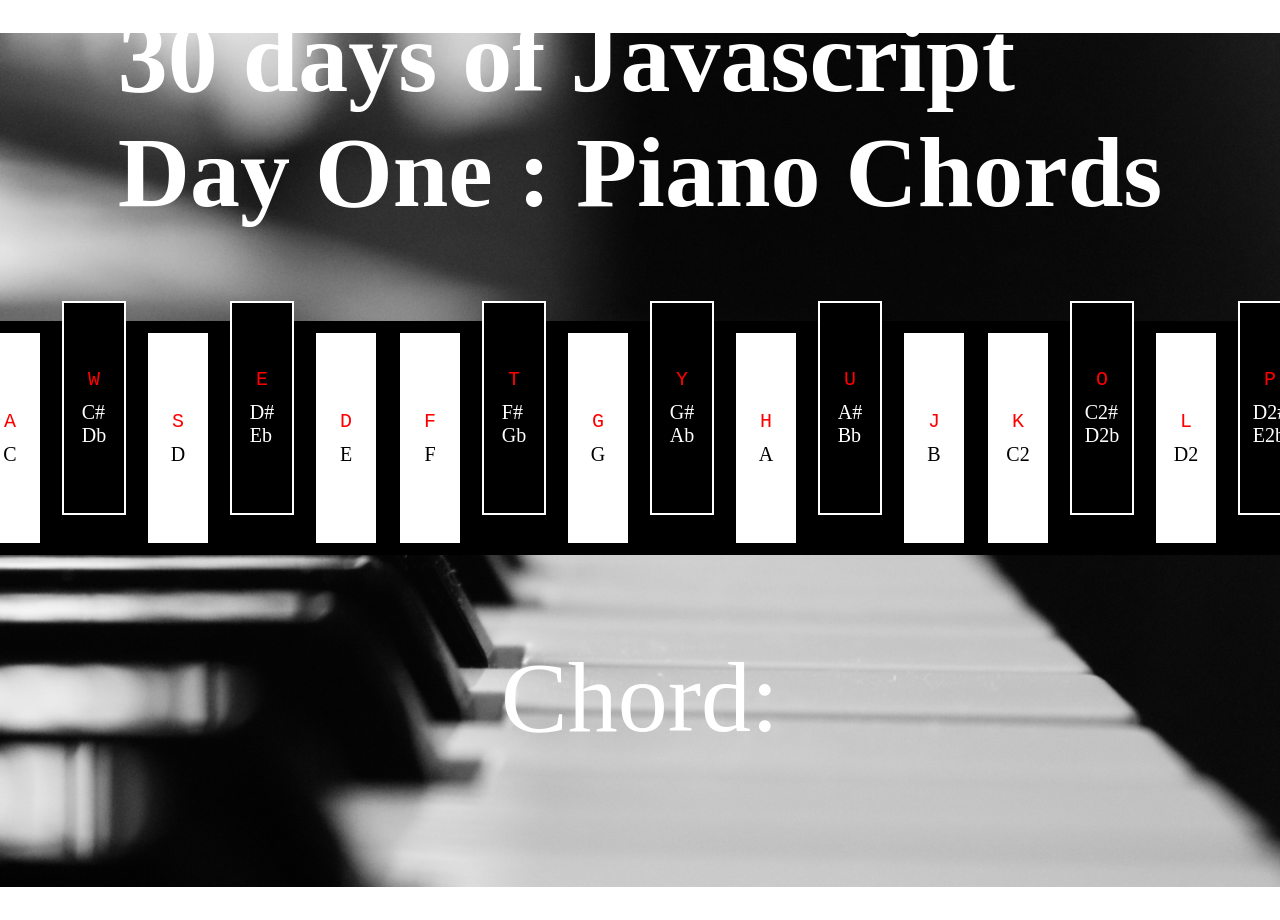
<file: day1/index.html>
<!DOCTYPE html>
<html lang="en">
<head>
  <meta charset="UTF-8" />
  <meta name="viewport" content="width=device-width, initial-scale=1.0"/>
  <title>Document</title>
  <link rel="stylesheet" href="style.css"/>
</head>
<body>

  <img src="piano.jpg" alt="piano_image" class="background"/>
    <h1 class="heading">30 days of Javascript<br> Day One : Piano Chords</h1>
  <div style="z-index: 2;" class="board">
    <div data-key="KeyA" data-interval="1" class="key"><kbd>A</kbd><span class="sound">C </span></div>
      <!--
    -->
      <div data-key="KeyW" data-interval="2" class="key black"><kbd>W</kbd><span class="sound">C#<br>Db </span></div>
    <div data-key="KeyS" data-interval="3" class="key"><kbd>S</kbd><span class="sound">D </span></div>
      <div data-key="KeyE" data-interval="4" class="key black"><kbd>E</kbd><span class="sound">D#<br>Eb </span></div>
    <div data-key="KeyD" data-interval="5" class="key"><kbd>D</kbd><span class="sound">E </span></div>
    <div data-key="KeyF" data-interval="6" class="key"><kbd>F</kbd><span class="sound">F </span></div>
      <div data-key="KeyT"data-interval="7" class="key black"><kbd>T</kbd><span class="sound">F#<br>Gb </span></div>
    <div data-key="KeyG" data-interval="8" class="key"><kbd>G</kbd><span class="sound">G </span></div>
      <div data-key="KeyY" data-interval="9" class="key black"><kbd>Y</kbd><span class="sound">G#<br>Ab </span></div>
    <div data-key="KeyH" data-interval="10" class="key"><kbd>H</kbd><span class="sound">A </span></div>
      <div data-key="KeyU" data-interval="11" class="key black"><kbd>U</kbd><span class="sound">A#<br>Bb </span></div>
    <div data-key="KeyJ" data-interval="12" class="key"><kbd>J</kbd><span class="sound">B </span></div>
    <div data-key="KeyK" data-interval="13" class="key"><kbd>K</kbd><span class="sound">C2 </span></div>
      <div data-key="KeyO" data-interval="14" class="key black"><kbd>O</kbd><span class="sound">C2#<br>D2b</span></div>
    <div data-key="KeyL" data-interval="15" class="key"><kbd>L</kbd><span class="sound">D2 </span></div>
      <div data-key="KeyP" data-interval="16" class="key black"><kbd>P</kbd><span class="sound">D2#<br>E2b</span></div>
  </div>
  <section>
    <div class="descriptor">
      <p class="signal">Chord:</p>
      <p id="chordIdentifier"></p>
    </div>
  </section> 
  <audio data-key="KeyA" src="audio/Cnote.wav"></audio>
<audio data-key="KeyW" src="audio/Csharpnote.wav"></audio>
<audio data-key="KeyS" src="audio/Dnote.wav"></audio>
<audio data-key="KeyE" src="audio/Dsharpnote.wav"></audio>
<audio data-key="KeyD" src="audio/Enote.wav"></audio>
<audio data-key="KeyF" src="audio/Fnote.wav"></audio>
<audio data-key="KeyT" src="audio/Fsharpnote.wav"></audio>
<audio data-key="KeyG" src="audio/Gnote.wav"></audio>
<audio data-key="KeyY" src="audio/Gsharpnote.wav"></audio>
<audio data-key="KeyH" src="audio/Anote.wav"></audio>
<audio data-key="KeyU" src="audio/Asharpnote.wav"></audio>
<audio data-key="KeyJ" src="audio/Bnote.wav"></audio>
<audio data-key="KeyK" src="audio/C2note.wav"></audio>
<audio data-key="KeyO" src="audio/C2sharpnote.wav"></audio>
<audio data-key="KeyL" src="audio/D2note.wav"></audio>
<audio data-key="KeyP" src="audio/D2sharpnote.wav"></audio>


<script>
  const activeKeys = new Set();
let chordTimeout;

window.addEventListener("keydown", (e) => {
  if (e.repeat) return;

  const key = document.querySelector(`.key[data-key="${e.code}"]`);
  const audio = document.querySelector(`audio[data-key="${e.code}"]`);
  if (!key || !audio) return;

  const interval = parseInt(key.getAttribute("data-interval"));
  activeKeys.add(interval);

  // Play sound and visual immediately
  key.classList.add("active");
  audio.currentTime = 0;
  audio.play();
  setTimeout(() => key.classList.remove("active"), 200);

  // Clear any existing chord detection timeout to reset window
  clearTimeout(chordTimeout);

  // Set a timeout to detect chord after 300ms
  chordTimeout = setTimeout(() => {
    // For major chord, check if intervals root, root+4, root+7 exist
    // We try all possible roots in activeKeys
    if(activeKeys.size === 4){
      for (let root of activeKeys) {
      if (
        activeKeys.has(root) &&
        activeKeys.has(root + 4) &&
        activeKeys.has(root + 7)&&
        activeKeys.has(root + 10)
      ) {
        const div = document.querySelector(`div[data-interval="${root}"]`);
        console.log("Dominant 7th chord detected with root interval:", div.children[1].textContent);
        // Optionally do something here (e.g., visual feedback)
        const chordid = document.getElementById("chordIdentifier")
        chordid.textContent = `${div.children[1].textContent} Dominant 7th`
        
        // Remove these intervals to avoid repeated detection
        activeKeys.delete(root);
        activeKeys.delete(root + 4);
        activeKeys.delete(root + 7);
        activeKeys.delete(root + 10);
        break; // stop checking after first chord detected
      }else if (
        activeKeys.has(root) &&
        activeKeys.has(root + 4) &&
        activeKeys.has(root + 7) &&
        activeKeys.has(root + 11)
      ) {
        const div = document.querySelector(`div[data-interval="${root}"]`);
        console.log("Major 7th chord detected with root interval:", div.children[1].textContent);
        // Optionally do something here (e.g., visual feedback)
        const chordid = document.getElementById("chordIdentifier")
        chordid.textContent = `${div.children[1].textContent} Major 7th`
        
        // Remove these intervals to avoid repeated detection
        activeKeys.delete(root);
        activeKeys.delete(root + 4);
        activeKeys.delete(root + 7);
        activeKeys.delete(root + 11);
        break; // stop checking after first chord detected
      }else if (
        activeKeys.has(root) &&
        activeKeys.has(root + 3) &&
        activeKeys.has(root + 7) &&
        activeKeys.has(root + 10)
      ) {
        const div = document.querySelector(`div[data-interval="${root}"]`);
        console.log("Minor Seventh chord detected with root interval:", div.children[1].textContent);
        // Optionally do something here (e.g., visual feedback)
        const chordid = document.getElementById("chordIdentifier")
        chordid.textContent = `${div.children[1].textContent} Minor 7th`
        
        // Remove these intervals to avoid repeated detection
        activeKeys.delete(root);
        activeKeys.delete(root + 3);
        activeKeys.delete(root + 7);
        activeKeys.delete(root + 10)
        break; // stop checking after first chord detected
      }else if (
        activeKeys.has(root) &&
        activeKeys.has(root + 3) &&
        activeKeys.has(root + 6) &&
        activeKeys.has(root + 10)
      ) {
        const div = document.querySelector(`div[data-interval="${root}"]`);
        console.log("Half Diminished Seventh chord detected with root interval:", div.children[1].textContent);
        // Optionally do something here (e.g., visual feedback)
        const chordid = document.getElementById("chordIdentifier")
        chordid.textContent = `${div.children[1].textContent} Half Diminished 7th`
        
        // Remove these intervals to avoid repeated detection
        activeKeys.delete(root);
        activeKeys.delete(root + 3);
        activeKeys.delete(root + 6);
        activeKeys.delete(root + 10)
        break; // stop checking after first chord detected
      }else if (
        activeKeys.has(root) &&
        activeKeys.has(root + 3) &&
        activeKeys.has(root + 6) &&
        activeKeys.has(root + 9)
      ) {
        const div = document.querySelector(`div[data-interval="${root}"]`);
        console.log("Diminished Seventh chord detected with root interval:", div.children[1].textContent);
        // Optionally do something here (e.g., visual feedback)
        const chordid = document.getElementById("chordIdentifier")
        chordid.textContent = `${div.children[1].textContent} Diminished 7th`
        
        // Remove these intervals to avoid repeated detection
        activeKeys.delete(root);
        activeKeys.delete(root + 3);
        activeKeys.delete(root + 6);
        activeKeys.delete(root + 9)
        break; // stop checking after first chord detected
      }
    

      }
    }else if (activeKeys.size === 3){
      for (let root of activeKeys) {
      if (
        activeKeys.has(root) &&
        activeKeys.has(root + 4) &&
        activeKeys.has(root + 7)
      ) {
        const div = document.querySelector(`div[data-interval="${root}"]`);
        const chordid = document.getElementById("chordIdentifier")
        console.log("Major chord detected with root interval:", div.children[1].textContent);
        chordid.textContent = `${div.children[1].textContent} Major`
        // Optionally do something here (e.g., visual feedback)
        
        // Remove these intervals to avoid repeated detection
        activeKeys.delete(root);
        activeKeys.delete(root + 4);
        activeKeys.delete(root + 7);
        break; // stop checking after first chord detected
      }else if (
        activeKeys.has(root) &&
        activeKeys.has(root + 3) &&
        activeKeys.has(root + 7)
      ) {
        const div = document.querySelector(`div[data-interval="${root}"]`);
        console.log("Minor chord detected with root interval:", div.children[1].textContent);
        // Optionally do something here (e.g., visual feedback)
        const chordid = document.getElementById("chordIdentifier")
        chordid.textContent = `${div.children[1].textContent} Minor`
        
        // Remove these intervals to avoid repeated detection
        activeKeys.delete(root);
        activeKeys.delete(root + 3);
        activeKeys.delete(root + 7);
        break; // stop checking after first chord detected
      }else if (
        activeKeys.has(root) &&
        activeKeys.has(root + 3) &&
        activeKeys.has(root + 6)
      ) {
        const div = document.querySelector(`div[data-interval="${root}"]`);
        console.log("Diminished chord detected with root interval:", div.children[1].textContent);
        // Optionally do something here (e.g., visual feedback)
        const chordid = document.getElementById("chordIdentifier")
        chordid.textContent = `${div.children[1].textContent} Diminished`
        
        // Remove these intervals to avoid repeated detection
        activeKeys.delete(root);
        activeKeys.delete(root + 4);
        activeKeys.delete(root + 8);
        break; // stop checking after first chord detected
      }else if (
        activeKeys.has(root) &&
        activeKeys.has(root + 4) &&
        activeKeys.has(root + 8)
      ) {
        const div = document.querySelector(`div[data-interval="${root}"]`);
        console.log("Augmented chord detected with root interval:", div.children[1].textContent);
        // Optionally do something here (e.g., visual feedback)
        const chordid = document.getElementById("chordIdentifier")
        chordid.textContent = `${div.children[1].textContent} Augmented`
        
        // Remove these intervals to avoid repeated detection
        activeKeys.delete(root);
        activeKeys.delete(root + 4);
        activeKeys.delete(root + 8);
        break; // stop checking after first chord detected
      }
      }
    }
  }, 200); // 300ms delay to allow key presses to "settle"
});

window.addEventListener("keyup", (e) => {
  const key = document.querySelector(`.key[data-key="${e.code}"]`);
  const chordid = document.getElementById("chordIdentifier")
  if (!key) return;
  const interval = parseInt(key.getAttribute("data-interval"));
  activeKeys.delete(interval);
  chordid.textContent = ''
});

// Assume activeKeys is a Set defined globally
window.addEventListener("click", (e) => {
  // Find the closest parent with class "key" (in case clicking on a child inside the .key div)
  const key = e.target.closest(".key");
  if (!key) return;

  const keyCode = key.dataset.key;
  const audio = document.querySelector(`audio[data-key="${keyCode}"]`);
  if (!audio) return;

  const interval = parseInt(key.dataset.interval);
  activeKeys.add(interval);

  // Play sound and show visual feedback
  key.classList.add("active");
  audio.currentTime = 0;
  audio.play();
  setTimeout(() => key.classList.remove("active"), 200);
});
</script>
</body>
</html>
</file>
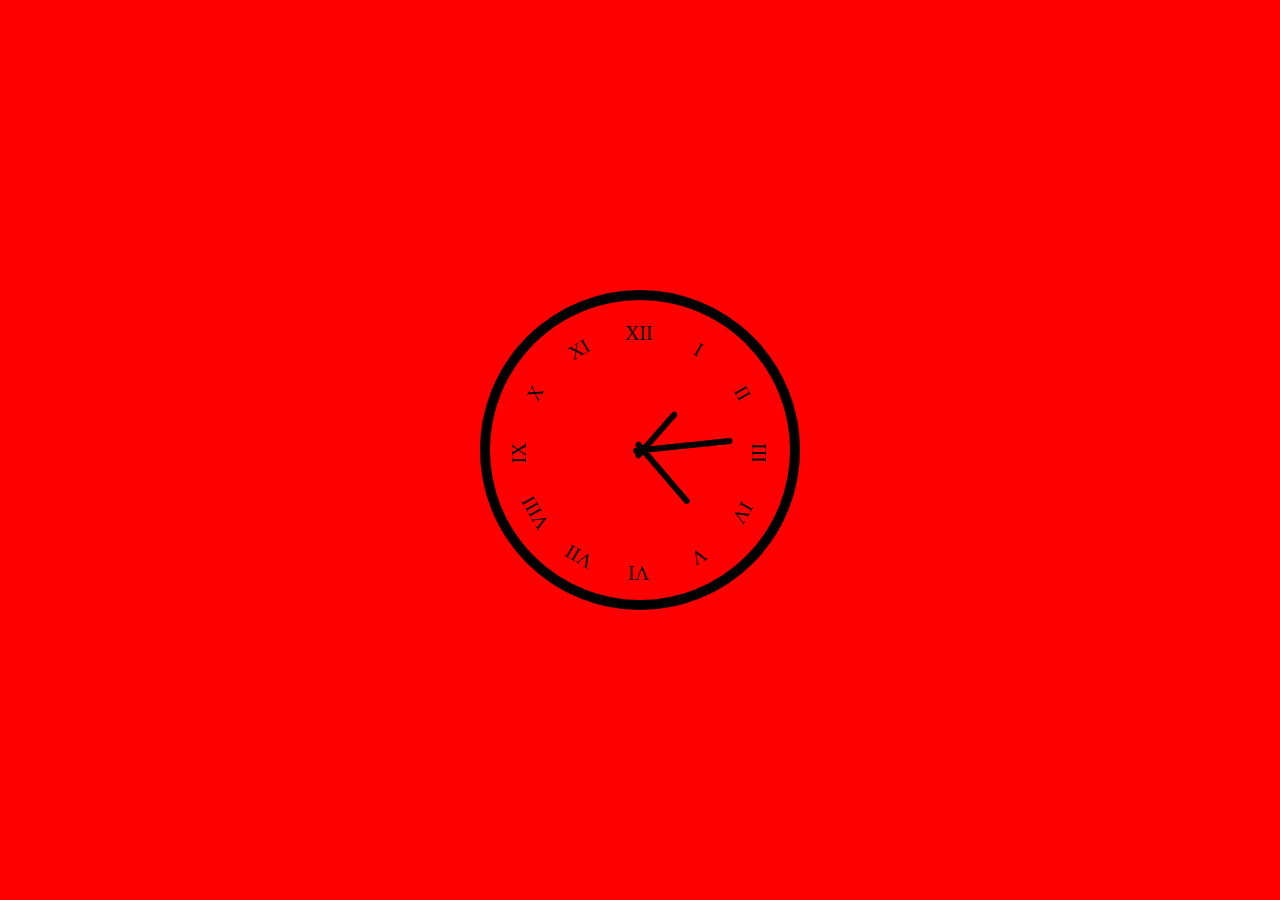
<file: day2clock/index.html>
<!DOCTYPE html>
<html lang="en">
<head>
    <meta charset="UTF-8">
    <meta name="viewport" content="width=device-width, initial-scale=1.0">
    <title>Document</title>
</head>
<script type="module">
  document.addEventListener("DOMContentLoaded", () => {
    const hourHand = document.querySelector(".hour-hand");
    const minHand = document.querySelector(".min-hand");
    const secHand = document.querySelector(".second-hand");

    const baseRotation = 180; // Optional: Flip the clock upside down
    const numerals = document.getElementsByClassName("roman")


    for(let i = 0; i < numerals.length; i++){
        // numerals[i].style.transformOrigin= `0% 0%`;
numerals[i].style.transform = `rotate(${(i + 1) * 30}deg) translateY(-120px) `;
//rotate(${(-i - 1) * 30}deg) translateX(1px)

    }
    //const numbers = Array.from(numerals);

    

    function updateClock() {
      const now = new Date();

      const seconds = now.getSeconds();
      const minutes = now.getMinutes();
      const hours = now.getHours();

      const secDeg = seconds * 6; // 360/60
      const minDeg = minutes * 6 + seconds * 0.1; // smooth
      const hourDeg = (hours % 12) * 30 + minutes * 0.5; // smooth

      secHand.style.transform = `rotate(${baseRotation + secDeg}deg) translateY(-10px)`;
      minHand.style.transform = `rotate(${baseRotation + minDeg}deg) translateY(-10px)`;
      hourHand.style.transform = `rotate(${baseRotation + hourDeg}deg) translateY(-10px)`;
    }

    updateClock(); // Initial call
    setInterval(updateClock, 1000);
  });
</script>
<body>
    <div class="clock">
        <div class="clock-face">
            <div class="hand hour-hand"></div>
            <div class="hand min-hand"></div>
            <div class="hand second-hand"></div>
            <div class="numFace">
                 <!-- top (0 deg) -->
<div class="roman">I</div>   <!-- 30 deg -->
<div class="roman">II</div>
<div class="roman">III</div>
<div class="roman">IV</div>
<div class="roman">V</div>
<div class="roman">VI</div>  <!-- 180 deg -->
<div class="roman">VII</div>
<div class="roman">VIII</div>
<div class="roman">IX</div>
<div class="roman">X</div>
<div class="roman">XI</div> 
<div class="roman">XII</div> <!-- 330 deg -->

            </div>
            
        </div>
    </div>
    <audio src="clock-tick-tik-tak-76043-48k_biptick_sound.wav">
        
    </audio>
    <style>
        html{
            background:red;
            text-align: center;
            font-size: 10px;
        }

        body,html{

            display:flex;
            width:auto;
            height:100vh;
            overflow:hidden;
            justify-content: center;
            align-items: center;
        }


        .clock-face{
            position:relative;
            width:100%;
            height:100%;

            

        }
        .clock{
            position: relative;
            width:30rem;
            height:30rem;
            border: black 10px  solid ;
            border-radius: 30rem;
            display: flex;
            justify-content: center;
            align-items: center;
        }


.hand {
  width: 6px;
  background-color: black;
  position: absolute;
  top: 50%;
  left: 50%;
  transform-origin: 50% 0%;
  transform: rotate(90deg) translateY(-10px);
  border-radius: 10px;
}



        .hour-hand {
  height: 60px;
  transform: rotate(0deg) translateY(-10px);
  transition: transform 2s ease-in;
}

.hour-hand:hover {
  transform: rotate(360deg) translateY(-10px);
}
         .min-hand {
  height: 80px;
  transform: rotate(0deg) translateY(-10px);
  transition: transform 0.3s cubic-bezier(0.075, 0.82, 0.165, 1);
}

.min-hand:hover {
  transform: rotate(-360deg) translateY(-10px);
}
        .second-hand{
            height: 100px;
        }  
        
        
        .roman{
            position:absolute;

            font-size: 20px;
            width: 20px;
            height:20px;
            /* background-color: blue; */
            display:flex;
            align-items: center;
            justify-content: center;
            
        }

        .numFace{
            position:relative;
            left:50%;
            top:50%;
            transform-origin: 0% 50%;

            width:200px;
            height:100%;
            transform: translateX(-11px) translateY(-7px);
        }
    </style>
    
</body>
</html>
</file>
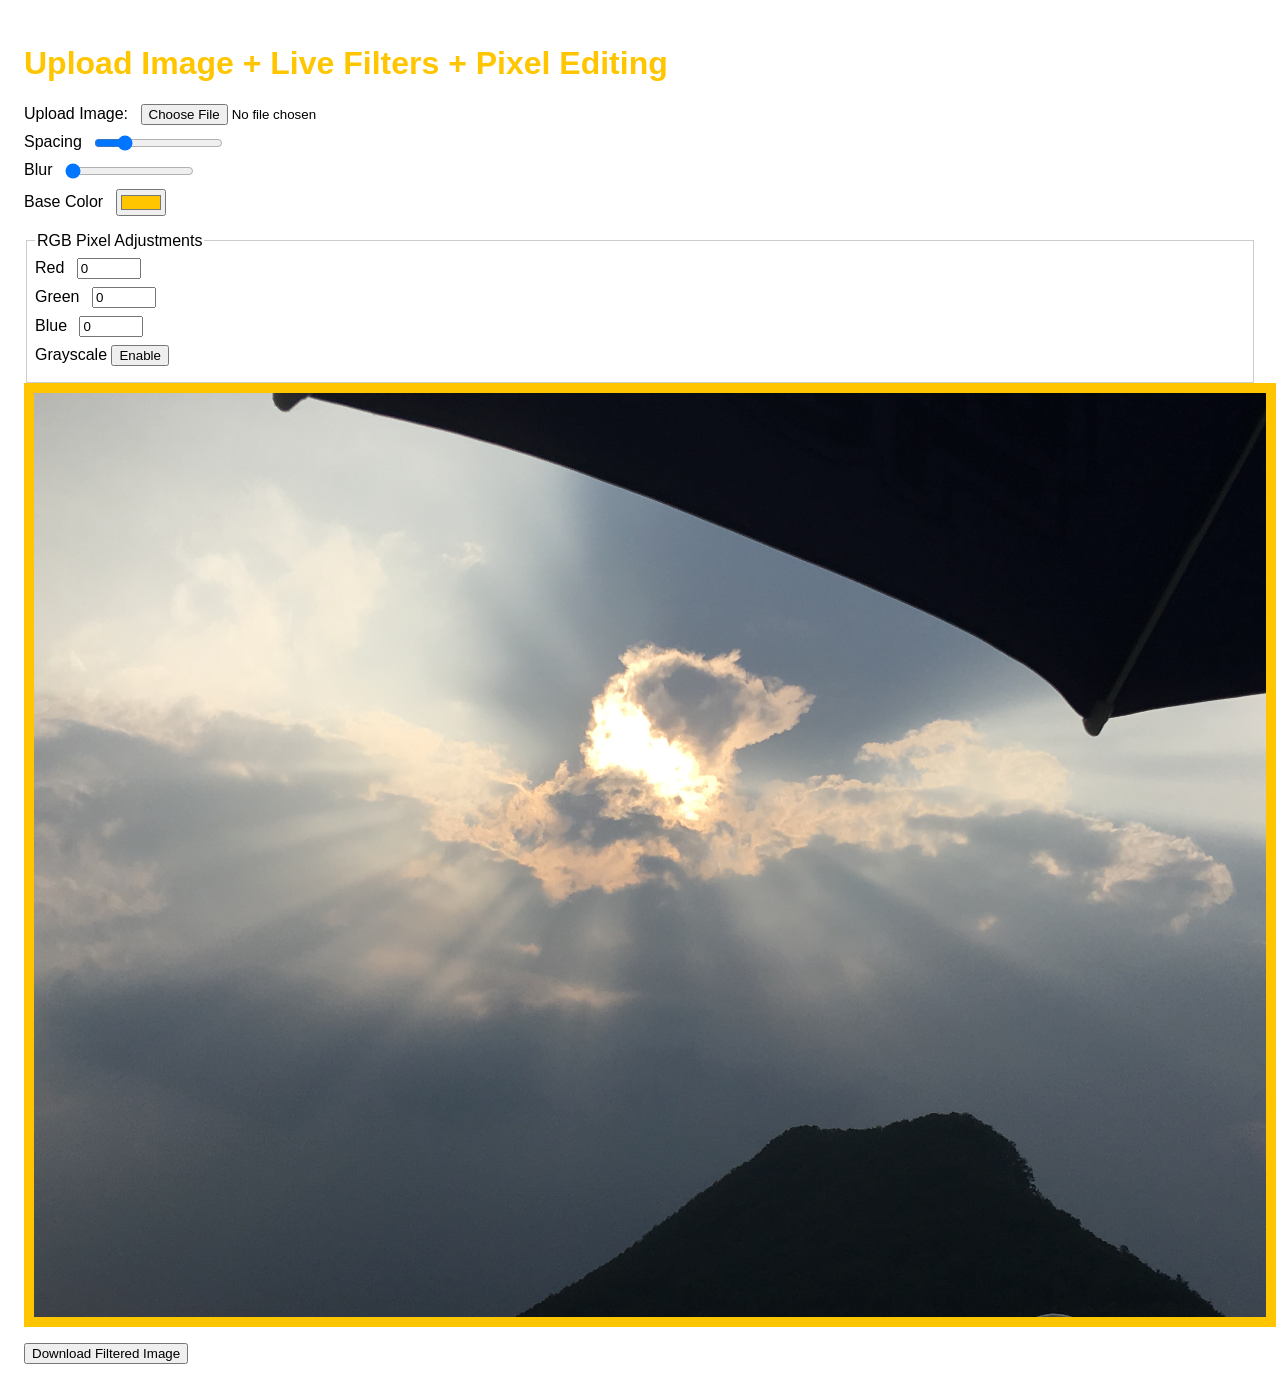
<file: day3/index.html>
<!DOCTYPE html>
<html lang="en">
<head>
<meta charset="UTF-8" />
<meta name="viewport" content="width=device-width, initial-scale=1" />
<title>Image Upload + Filters + Pixel Editing</title>
<style>
  :root {
    --base: #ffc600;
    --spacing: 10px;
    --blur: 0px;
  }

  body {
    font-family: sans-serif;
    padding: 1rem;
  }

  #myCanvas {
    display: block;
    margin-bottom: 1rem;
    background: var(--base);
    padding: var(--spacing);
    filter: blur(var(--blur));
    max-width: 100%;
  }

  h1 {
    color: var(--base);
  }

  .controls label {
    display: block;
    margin-bottom: 0.5rem;
  }

  .controls input[type="range"],
  .controls input[type="number"],
  .controls input[type="color"],
  .controls input[type="file"] {
    margin-left: 0.5rem;
    vertical-align: middle;
  }

  fieldset {
    border: 1px solid #ccc;
    padding: 0.5rem;
    margin-top: 1rem;
  }
</style>
</head>
<body>
  <h1>Upload Image + Live Filters + Pixel Editing</h1>

  <div class="controls">
    <label>
      Upload Image:
      <input type="file" accept="image/*" id="uploadInput" />
    </label>

    <label>
      Spacing
      <input type="range" min="0" max="50" data-sizing="px" name="spacing" value="10" />
    </label>

    <label>
      Blur
      <input type="range" min="0" max="20" data-sizing="px" name="blur" value="0" />
    </label>

    <label>
      Base Color
      <input type="color" name="base" value="#ffc600" />
    </label>

    <fieldset>
      <legend>RGB Pixel Adjustments</legend>
      <label>
        Red
        <input type="number" min="-255" max="255" data-channel="R" value="0" />
      </label>
      <label>
        Green
        <input type="number" min="-255" max="255" data-channel="G" value="0" />
      </label>
      <label>
        Blue
        <input type="number" min="-255" max="255" data-channel="B" value="0" />
      </label>
      <label>
        Grayscale
        <button id="grayscale">Enable</button>
      </label>
    </fieldset>
  </div>

  <canvas id="myCanvas"></canvas>

  <button id="downloadBtn">Download Filtered Image</button>

<script>
  const inputs = document.querySelectorAll('.controls input:not(#uploadInput)');
  const uploadInput = document.getElementById('uploadInput');
  const canvas = document.getElementById('myCanvas');
  const ctx = canvas.getContext('2d');
  const downloadBtn = document.getElementById('downloadBtn');
  const grayscale = document.getElementById('grayscale');

  let img = new Image();
  let imgLoaded = false;
  let rgbAdjustments = { R: 0, G: 0, B: 0 };
  let grayscaleEnabled = false;

  function clamp(value, min, max) {
    return Math.min(Math.max(value, min), max);
  }

  function handleCSSInput() {
    const suffix = this.dataset.sizing || '';
    document.documentElement.style.setProperty(`--${this.name}`, this.value + suffix);
    if (imgLoaded) updateCanvas();
  }

  function handleRGBInput() {
    const channel = this.dataset.channel;
    rgbAdjustments[channel] = Number(this.value);
    if (imgLoaded) updateCanvas();
  }

  function updateCanvas() {
    canvas.width = img.naturalWidth;
    canvas.height = img.naturalHeight;

    const computedStyle = getComputedStyle(document.documentElement);
    const blurValue = computedStyle.getPropertyValue('--blur').trim();
    ctx.filter = `blur(${blurValue})`;

    ctx.drawImage(img, 0, 0);

    const imageData = ctx.getImageData(0, 0, canvas.width, canvas.height);
    const pixels = imageData.data;

    for (let i = 0; i < pixels.length; i += 4) {
      pixels[i] = clamp(pixels[i] + rgbAdjustments.R, 0, 255);       // R
      pixels[i + 1] = clamp(pixels[i + 1] + rgbAdjustments.G, 0, 255); // G
      pixels[i + 2] = clamp(pixels[i + 2] + rgbAdjustments.B, 0, 255); // B
    }

    if (grayscaleEnabled) {
      for (let i = 0; i < pixels.length; i += 4) {
        const avg = (pixels[i] + pixels[i + 1] + pixels[i + 2]) / 3;
        pixels[i] = pixels[i + 1] = pixels[i + 2] = avg;
      }
    }

    ctx.putImageData(imageData, 0, 0);
  }

  inputs.forEach(input => {
    if (input.dataset.channel) {
      input.addEventListener('input', handleRGBInput);
    } else {
      input.addEventListener('input', handleCSSInput);
    }
  });

  // Base color live update
  document.querySelector('input[name="base"]').addEventListener('input', e => {
    document.documentElement.style.setProperty('--base', e.target.value);
  });

  // Handle image upload
  uploadInput.addEventListener('change', function () {
    const file = this.files[0];
    if (!file) return;

    const reader = new FileReader();
    reader.onload = function (event) {
      img = new Image();
      img.onload = function () {
        imgLoaded = true;
        updateCanvas();
      };
      img.src = event.target.result;
    };
    reader.readAsDataURL(file);
  });

  // Grayscale toggle button
  grayscale.addEventListener('click', (e) => {
    e.preventDefault();
    grayscaleEnabled = !grayscaleEnabled;
    grayscale.textContent = grayscaleEnabled ? 'Disable' : 'Enable';
    if (imgLoaded) updateCanvas();
  });

  // Download button
  downloadBtn.addEventListener('click', () => {
    if (!imgLoaded) return alert('Please upload an image first!');
    const link = document.createElement('a');
    link.download = 'filtered-image.png';
    link.href = canvas.toDataURL();
    link.click();
  });

  // Load default image on start
  img.src = 'rayclouds.jpg';
  img.onload = () => {
    imgLoaded = true;
    updateCanvas();
  };
</script>
</body>
</html>
</file>
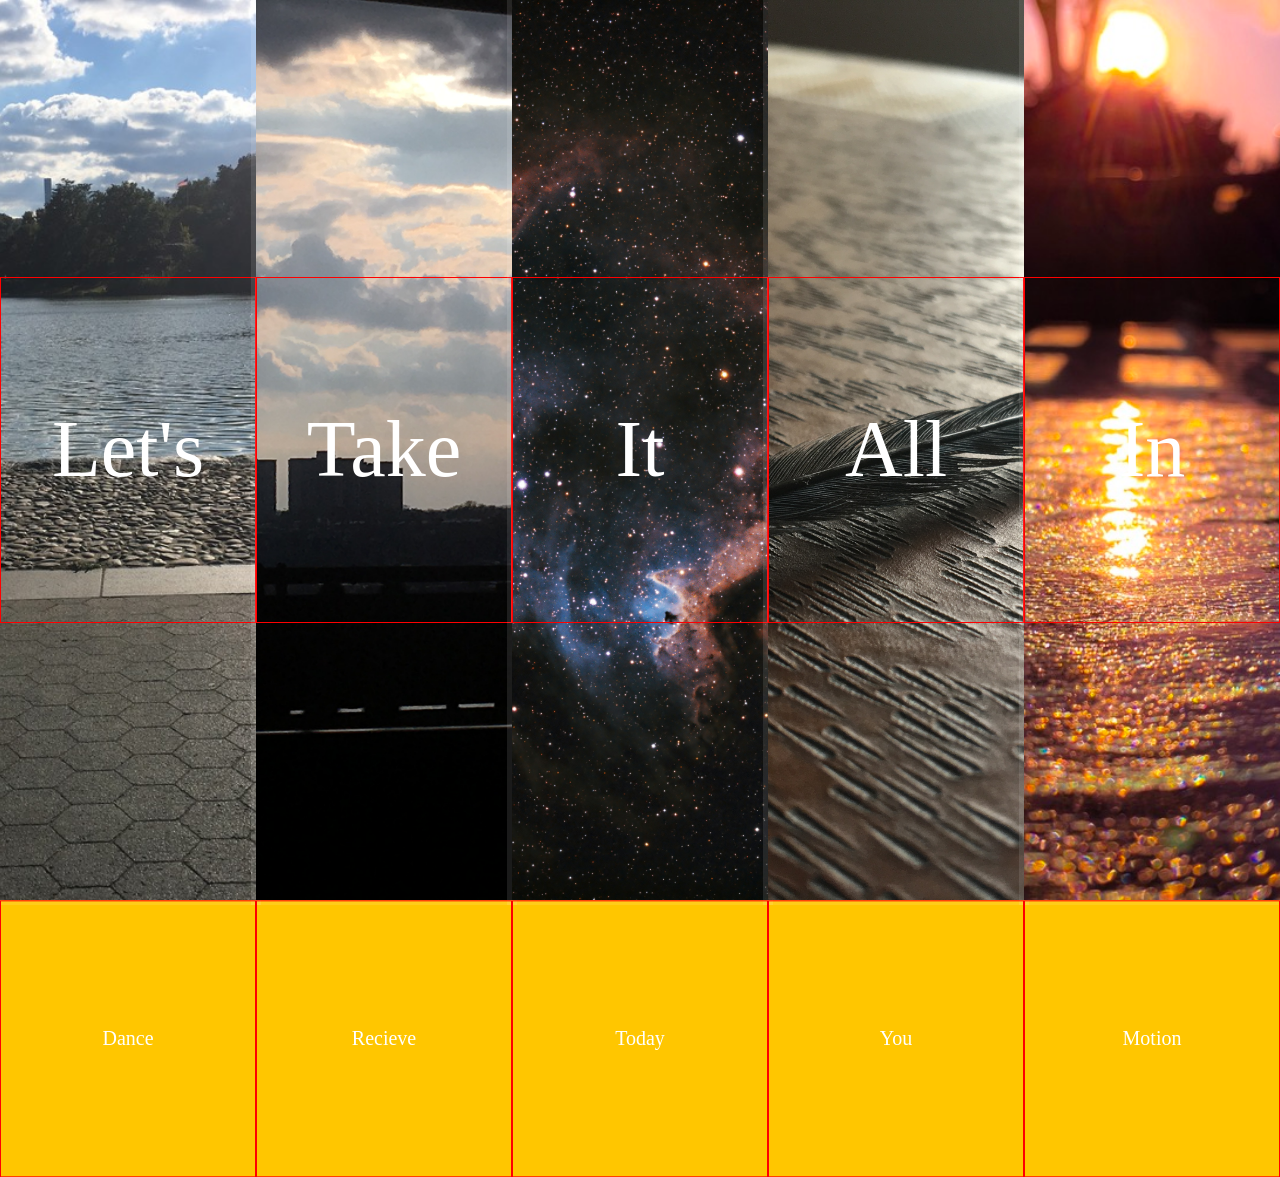
<file: day5/index.html>
<!DOCTYPE html>
<html lang="en">
<head>
    <meta charset="UTF-8">
    <meta name="viewport" content="width=device-width, initial-scale=1.0">
    <title>Document</title>
    <style>
        html{
            box-sizing: border-box;
            background:#ffc600;
            font-family:'helvetica neue';
            font-size:20px;
            font-weight: 200;
        }
        body{
            margin:0;
            overflow: hidden;
        }
        *,*:before,*:after{
            box-sizing: inherit;            
        }
        .panels{
            min-height:100vh;
            display: flex;
        }
        .panel{
            background-color: aqua;
            box-shadow: 0 0 0 5px rgba(255,255,255,0.1);
            color:white;
            text-align: center;
            align-items: center;
            transition:
                font-size 0.7s cubic-bezier(0.61,-0.19,0.7,-0.11),
                flex 0.7s cubic-bezier(0.61,-0.19,0.7, -0.11),
                background 0.2s;
            flex:1;
            background-position: center;
            justify-content: center;
            align-items: center;
            display: flex;
            flex-direction: column;
        }

        .panel p:nth-child(2){
            font-size:4rem;
        }
        .panel1{background-image: url('centralpark_picofriver.jpeg');
    background-repeat:no-repeat;height:auto; background-size: cover;}
        .panel2{background-image:url('clouds_overgwbridge.jpg');
    background-repeat:no-repeat; background-size: cover;}
        .panel3{background-image:url('deepspace.jpg');
    background-repeat:no-repeat; background-size: cover;}
        .panel4{background-image:url('featherontable.jpg');
    background-repeat:no-repeat; background-size: cover;}
        .panel5{background-image:url('glass_table_magentasunset.jpeg');
    background-repeat:no-repeat; background-size: cover;}

    /*Flex children*/
    .panel>*{
        margin:0px;
        width:100%;
        transition:transform 0.5s;
        border:1px solid red;
        flex: 1 0 auto;
        display: flex;
        justify-content:center;
        align-items: center;
    }

    .panel> *:first-child{
        transform:translateY(-100%);
    }
    .panel.open-active> *:first-child{
        transform:translateY(0);
    }
    .panel> *:last-child{
        transform:translateY(100%);
    }
    .panel.open-active> *:last-child{
        transform:translateY(0);
    }
    .panel.open{
        flex:5;
        font-size:40px;
    }
    </style>

</head>
<body>
    <div class="panels">
        <div class="panel panel1">
            <p>Hey</p>
            <p>Let's</p>
            <p>Dance</p>
        </div>
        <div class="panel panel2">
            <p>Give</p>
            <p>Take</p>
            <p>Recieve</p>
        </div>
        <div class="panel panel3">
            <p>Experience</p>
            <p>It</p>
            <p>Today</p>
        </div>
        <div class="panel panel4">
            <p>GIve</p>
            <p>All</p>
            <p>You</p>
        </div>
        <div class="panel panel5">
            <p>Life</p>
            <p>In</p>
            <p>Motion</p>
        </div>
    </div>
        <script>
        function addOpen(){
            console.log("hello")
            this.classList.toggle('open')
            
        }
        function openActive(e){
            if (e.propertyName.includes('flex')|| e.propertyName.includes('flex-grow')){
                this.classList.toggle('open-active')
            }
            
        }
      
        let panels = Array.from(document.querySelectorAll(".panel"))
        panels.forEach(panel => {
            panel.addEventListener("click",addOpen)
            panel.addEventListener("transitionend",openActive)
        });
    </script>
</body>
</html>
</file>
<file: day1/style.css>
body{
    font-size: 100px;
    display:flex;
    flex-direction: column;
    justify-content: center;
    align-items: center;
    height:100vh;
    overflow:hidden;
    margin: auto;
    padding: 10px;
}

.active{
    scale: 1.1;
}

.key{
    font-size: 20px;
    height:210px;
    width:60px;
    margin:10px;
    border: solid 2px black;

    display: flex;
    flex-direction: column;
    justify-content: center;
    align-items: center;
    row-gap: 10px;
    background-color: white;
}

.black{
    color:white;
    background-color: black;
    border-color: white;
    position:relative;
    top: -30px;

}

.background{
    position: absolute;
    z-index: 1;
    width:100vw;
    height:auto;
}

.board{
    display:flex;
    flex-direction: row;
    align-items: center;
    justify-content: center;
    z-index: 2;
    background-color: black;
    position:relative;
    top:15%;
}

.heading{
    z-index: 2; 
    position: absolute; 
    font-size: 100px; 
    top:0px; 
    margin:auto; 
    color: white;
}

kbd{
    color:red;
}

#chordIdentifier{
    position:relative;
    bottom:0px;
}
.descriptor{
    z-index: 2; 
    color:white; 
    font-size: 100px ; 
    position:relative; 
    top: 120px; 
    display: flex; 
    flex-direction: row; 
    align-items: center; 
    justify-content: center;
}

.descriptor{
    font-size:100px;
}


@media only screen and (max-width: 600px) {
    body{
        font-size: 30px;
        background-color: black;
        display: flex;
        flex-direction: column;
        align-items: center;
        justify-content: center;
    }
    .background{
        position: absolute;
    z-index: 1;
        width:100vw;
        height:auto;
    }

    #chordIdentifier{
        scale: 0.001;
        color:white;
    }

    .descriptor{
        font-size: 50px ; 
        top: 120px; 
        display: flex; 
    flex-direction: row; 
    align-items: center; 
    justify-content: center;
    }
    .key{
    font-size: 15px;
    height:100px;
    width:23px;
    margin:0px;
    border: solid 2px black;

    display: flex;
    flex-direction: column;
    justify-content: center;
    align-items: center;
    row-gap: 0px;
    background-color: white;
    }
    .black{
        color:white;
        background-color: black;
        border-color: white;
        position:relative;
        top: -10px;
    }
    .heading{
    z-index: 2; 
    position: absolute; 
    font-size: 50px; 
    top:0px; 
    margin:auto; 
    color: white;

    .descriptor{
        font-size: 50px;
    }
}

}
</file>
